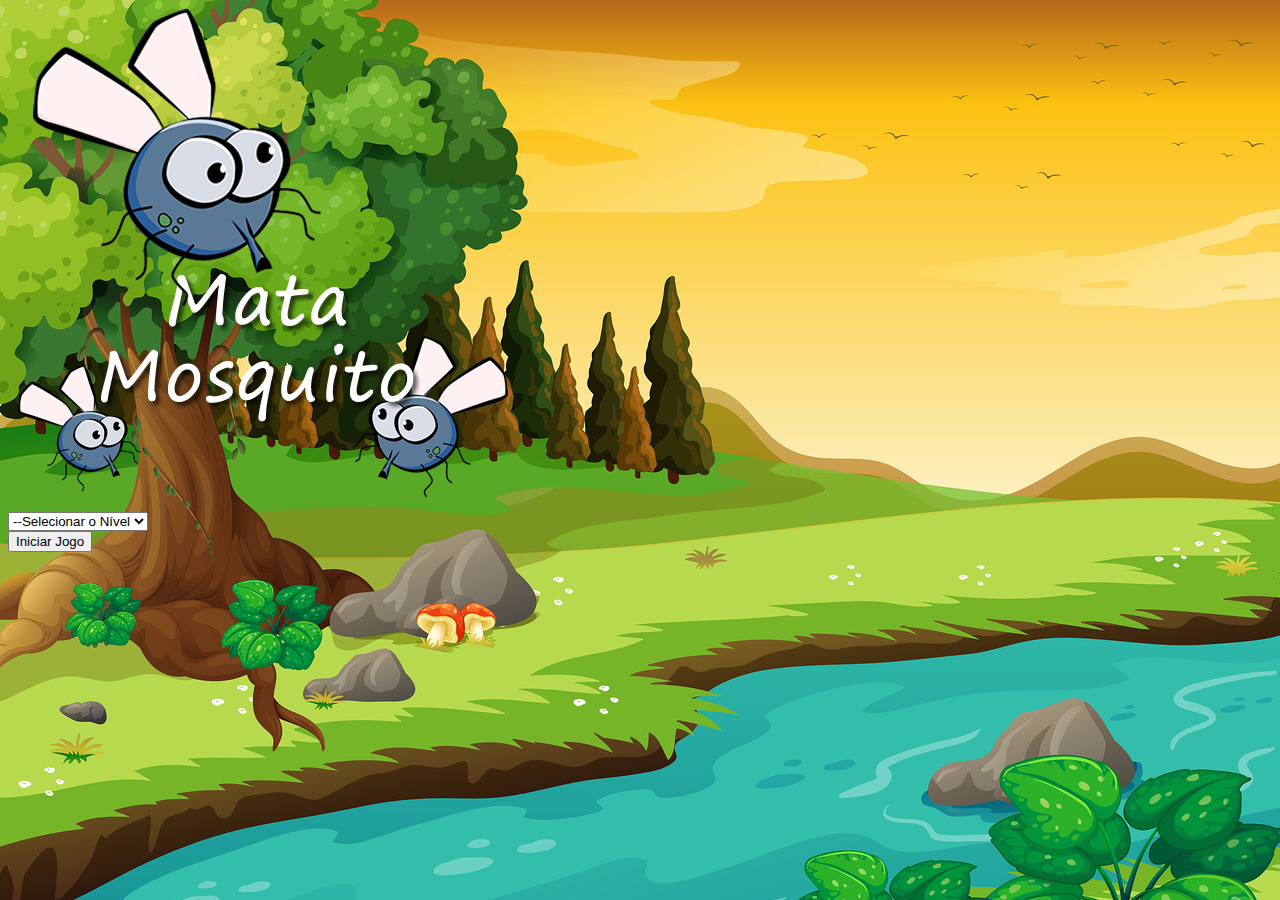
<file: Projeto Mata Mosquito/index.html>
<!DOCTYPE html>
<html lang="pt-br">
<head>
	<title></title>
	<link href="https://cdn.jsdelivr.net/npm/bootstrap@5.1.3/dist/css/bootstrap.min.css" rel="stylesheet" integrity="sha384-1BmE4kWBq78iYhFldvKuhfTAU6auU8tT94WrHftjDbrCEXSU1oBoqyl2QvZ6jIW3" crossorigin="anonymous"><!--BOOTSTRAP-->
	<link rel="stylesheet" type="text/css" href="estilo.css">
	<meta charset="utf-8"><!--CSS-->

	<script>
		function iniciarJogo(){
			var nivel = document.getElementById('nivel').value

			if(nivel === ''){
				alert('Selecione um nível para iniciar o jogo')
				return false
			}

			window.location.href = 'app.html?' + nivel
		}

	</script>
<body>
	<div class="container">
		<div class="row">
			<div class="col">
				<div class="d-flex justify-content-center">
					<img src="imagens/game.png">
				</div>
			</div>
		</div>

		<div class="row">
			<div class="col">
				<div class="d-flex justify-content-center">
					<div class="mb-2">
						<select class="form-control" id="nivel">
							<option value="">--Selecionar o Nível</option>
							<option value="normal">Normal</option>
							<option value="dificil">Difícil</option>
							<option value="expert">Expert</option>
						</select>
					</div>
				</div>
			</div>
		</div>

		<div class="row">
			<div class="col">
				<div class="d-flex justify-content-center">
					<button type="button" class="btn btn-danger btn-lg" onclick="iniciarJogo()">Iniciar Jogo</button>
				</div>
			</div>
		</div>
	</div>
</body>
</html>
</file>
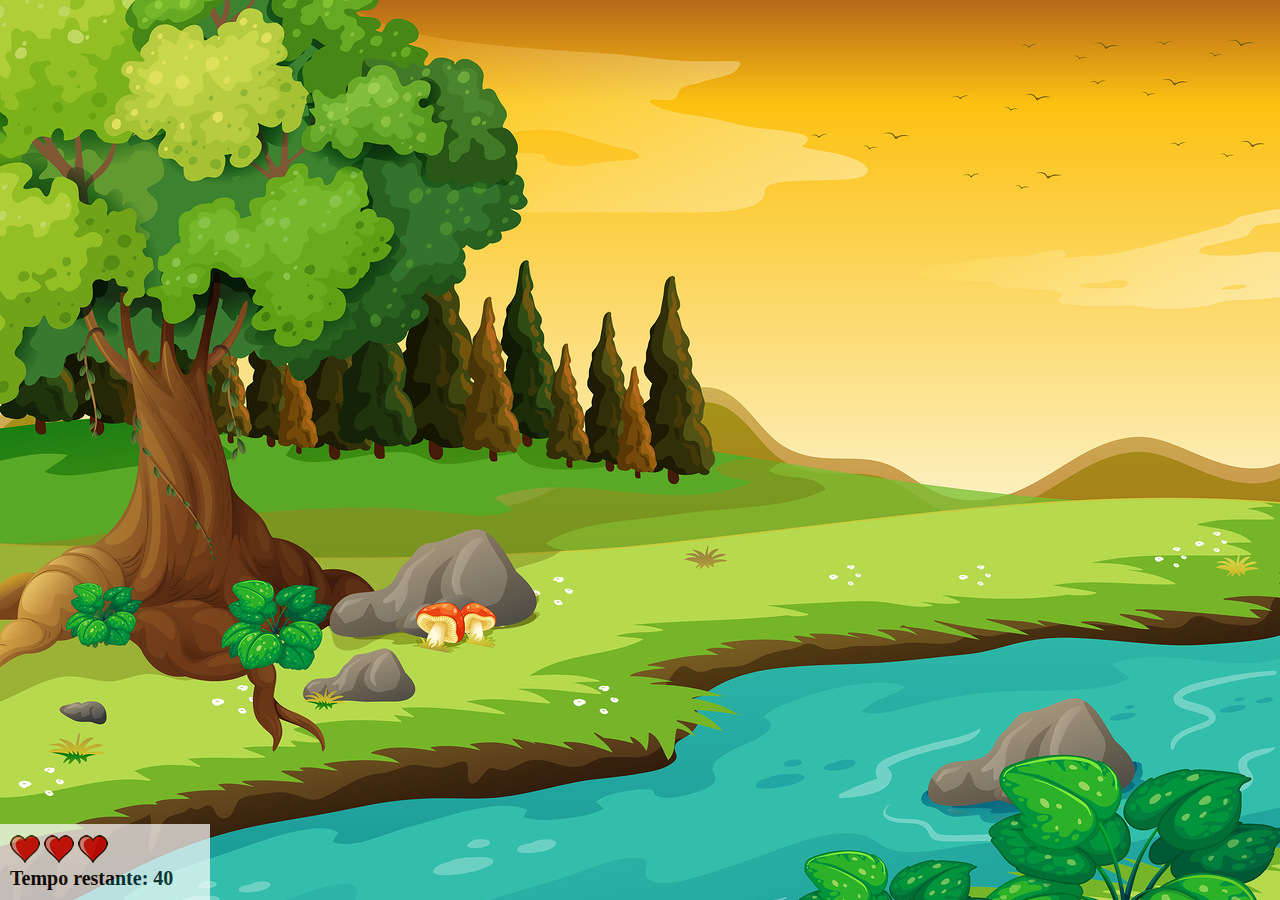
<file: Projeto Mata Mosquito/app.html>
<!DOCTYPE html>
<html lang="pt-br">
<head>
	<title>Jogo Mata Mosquito</title>
	<script src="jogo.js"></script>
	<link rel="stylesheet" href="estilo.css">
	<meta charset="utf-8">
</head>
<body onresize="ajustaTamanhoPalcoJogo()">

	<div class="painel">
		<div class="vidas">
			<img id="v1" src="imagens/coracao_cheio.png">
			<img id="v2" src="imagens/coracao_cheio.png">
			<img id="v3" src="imagens/coracao_cheio.png">
		</div>
		<div class="cronometro">
			Tempo restante: <span id="cronometro"></span>
		</div>
	</div>

	<script>
		document.getElementById('cronometro').innerHTML = tempo

		var criaMosquito =  setInterval(function(){
			posicaoRandomica()
		}, criaMosquitoTempo)
	</script>

</body>
</html>
</file>
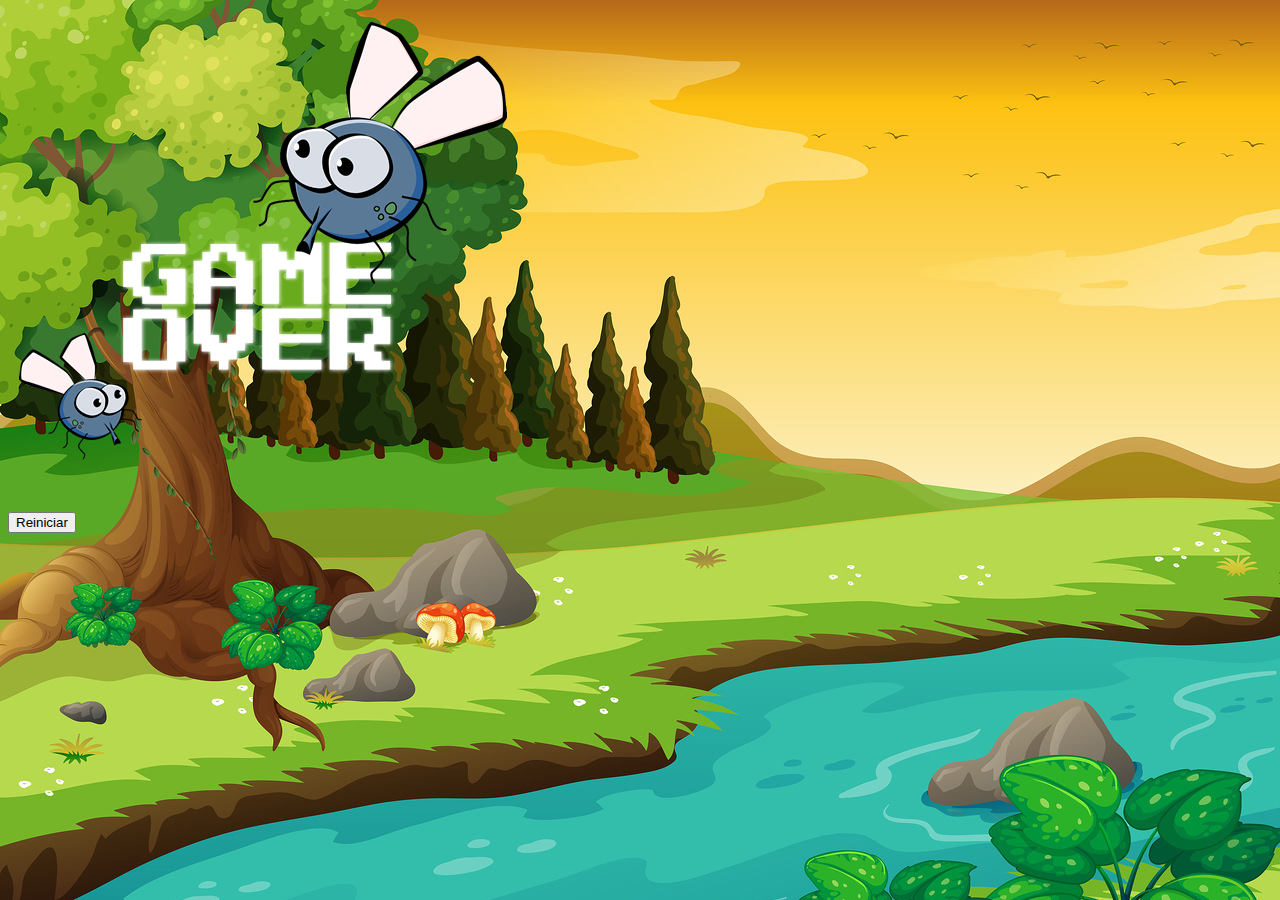
<file: Projeto Mata Mosquito/fim_de_jogo.html>
<!DOCTYPE html>
<html lang="pt-br">
<head>
	<title></title>
	<link href="https://cdn.jsdelivr.net/npm/bootstrap@5.1.3/dist/css/bootstrap.min.css" rel="stylesheet" integrity="sha384-1BmE4kWBq78iYhFldvKuhfTAU6auU8tT94WrHftjDbrCEXSU1oBoqyl2QvZ6jIW3" crossorigin="anonymous"><!--BOOTSTRAP-->
	<link rel="stylesheet" type="text/css" href="estilo.css">
	<meta charset="utf-8"><!--CSS-->
<body>
	<div class="container">
		<div class="row">
			<div class="col">
				<div class="d-flex justify-content-center">
					<img src="imagens/game_over.png">
				</div>
			</div>
		</div>

		<div class="row">
			<div class="col">
				<div class="d-flex justify-content-center">
					<button type="button" class="btn btn-dark btn-lg" onclick="window.location.href= 'index.html'">Reiniciar</button>
				</div>
			</div>
		</div>
	</div>
</body>
</html>
</file>
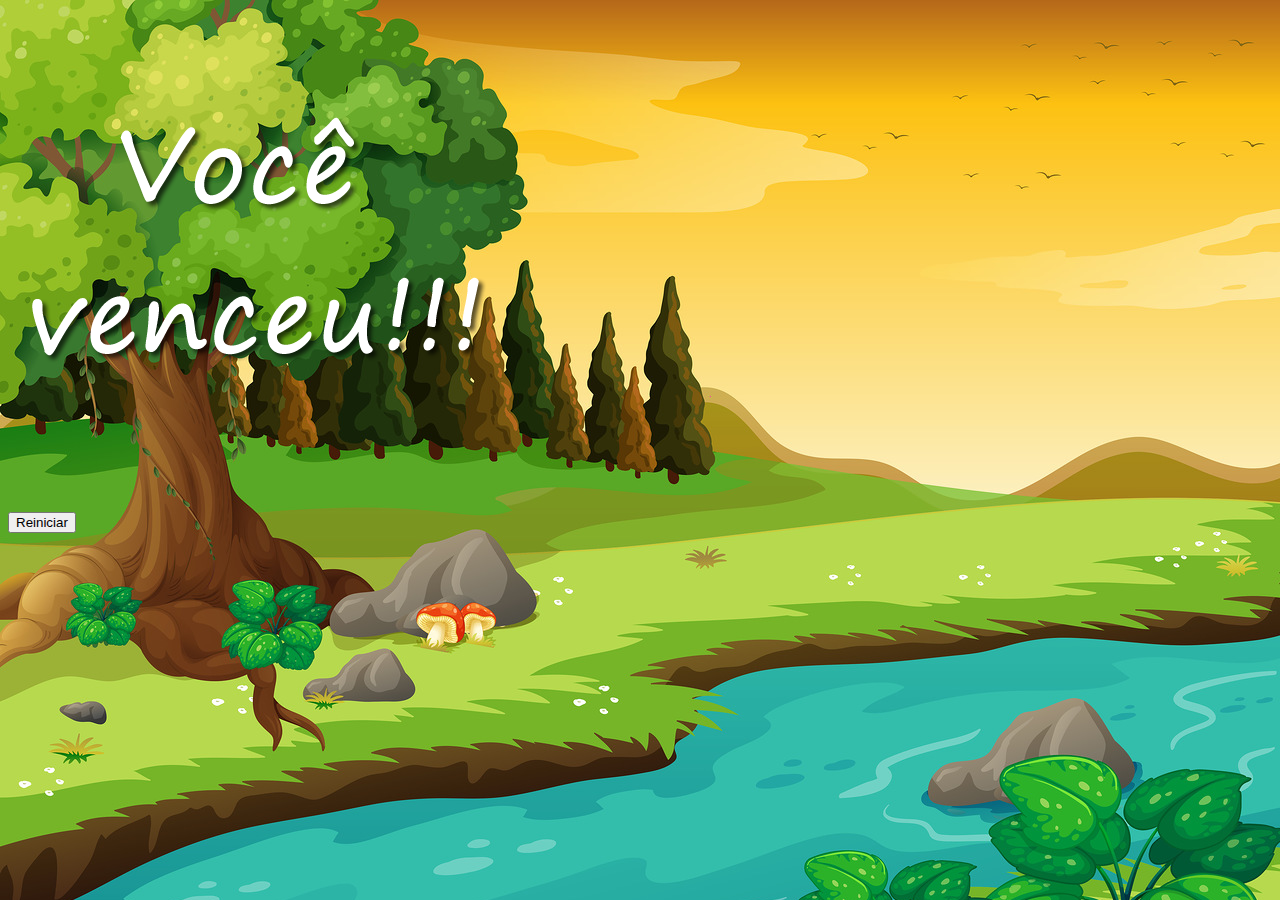
<file: Projeto Mata Mosquito/vitoria.html>
<!DOCTYPE html>
<html lang="pt-br">
<head>
	<title></title>
	<link href="https://cdn.jsdelivr.net/npm/bootstrap@5.1.3/dist/css/bootstrap.min.css" rel="stylesheet" integrity="sha384-1BmE4kWBq78iYhFldvKuhfTAU6auU8tT94WrHftjDbrCEXSU1oBoqyl2QvZ6jIW3" crossorigin="anonymous"><!--BOOTSTRAP-->
	<link rel="stylesheet" type="text/css" href="estilo.css">
	<meta charset="utf-8"><!--CSS-->
<body>
	<div class="container">
		<div class="row">
			<div class="col">
				<div class="d-flex justify-content-center">
					<img src="imagens/vitoria.png">
				</div>
			</div>
		</div>

		<div class="row">
			<div class="col">
				<div class="d-flex justify-content-center">
					<button type="button" class="btn btn-dark btn-lg" onclick="window.location.href= 'index.html'">Reiniciar</button>
				</div>
			</div>
		</div>
	</div>
</body>
</html>
</file>
<file: Projeto Mata Mosquito/estilo.css>
html{
	cursor: url(imagens/mata_mosquito.png) 30 30, auto;
}

body{
	background-image: url(imagens/bg.jpg);
	background-repeat: no-repeat;
	background-size: 100%;
}



.mosquito1 {
	width: 50px;
	height: 50px;
}

.mosquito2 {
	width: 70px;
	height: 70px;
}

.mosquito3 {
	width: 100px;
	height: 100px;
}

.ladoA{
	transform: scaleX(1);
}

.ladoB{
	transform: scaleX(-1);
}


.painel {
	position: absolute;
	width: 190px;
	padding: 10px;
	bottom: 0px;
	border-top: 1px solid #fff;
	background-color: #fff;
	opacity: 0.7;
	left: 0px;
}


.vidas{
	float: left;

}

.cronometro{
	float: left;
	font-size: 20px;
	font-weight: bold;
}
</file>
